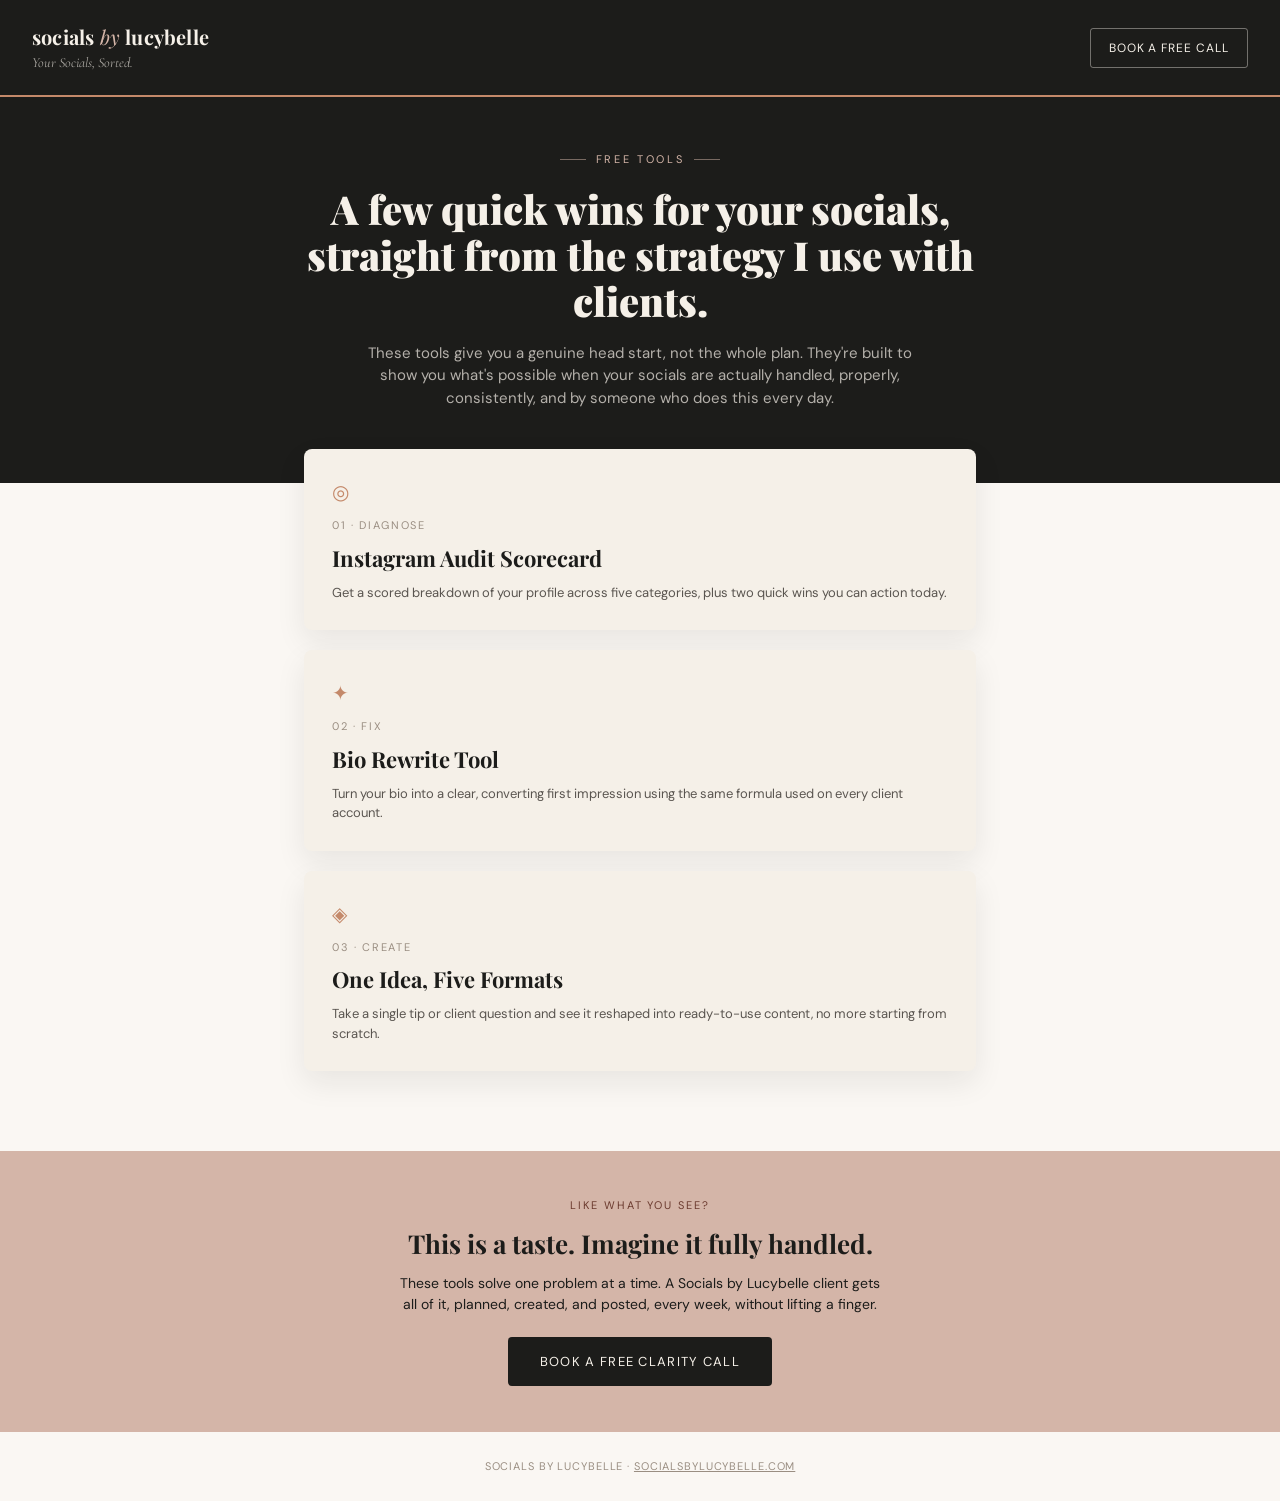
<file: index.html>
<!DOCTYPE html>
<html lang="en">
<head>
<meta charset="UTF-8">
<meta name="viewport" content="width=device-width, initial-scale=1.0">
<title>Free Tools — Socials by Lucybelle</title>
<meta name="description" content="Free tools from Socials by Lucybelle. Quick, actionable steps to start improving your socials, and a clear next step when you're ready for it to be handled for you.">
<link href="https://fonts.googleapis.com/css2?family=Playfair+Display:ital,wght@0,400;0,700;0,900;1,400&family=Cormorant+Garamond:ital,wght@0,300;0,400;1,300;1,400&family=DM+Sans:wght@300;400;500&display=swap" rel="stylesheet">
<link rel="stylesheet" href="/assets/style.css">
</head>
<body>

<header class="site-header">
  <div>
    <div class="brand">socials <em>by</em> lucybelle</div>
    <div class="tagline">Your Socials, Sorted.</div>
  </div>
  <a class="header-cta" href="https://calendly.com/lucysedlacek/30min" target="_blank" rel="noopener">Book a Free Call</a>
</header>

<div class="hero">
  <div class="eyebrow">Free Tools</div>
  <h1>A few quick wins for your socials, straight from the strategy I use with clients.</h1>
  <p>These tools give you a genuine head start, not the whole plan. They're built to show you what's possible when your socials are actually handled, properly, consistently, and by someone who does this every day.</p>
</div>

<div class="wrap">
  <div class="tool-grid">
    <a class="tool-card" href="/audit-scorecard.html">
      <span class="tool-glyph">◎</span>
      <div class="tool-eyebrow">01 · Diagnose</div>
      <h3>Instagram Audit Scorecard</h3>
      <p>Get a scored breakdown of your profile across five categories, plus two quick wins you can action today.</p>
    </a>
    <a class="tool-card" href="/bio-rewrite.html">
      <span class="tool-glyph">✦</span>
      <div class="tool-eyebrow">02 · Fix</div>
      <h3>Bio Rewrite Tool</h3>
      <p>Turn your bio into a clear, converting first impression using the same formula used on every client account.</p>
    </a>
    <a class="tool-card" href="/five-format.html">
      <span class="tool-glyph">◈</span>
      <div class="tool-eyebrow">03 · Create</div>
      <h3>One Idea, Five Formats</h3>
      <p>Take a single tip or client question and see it reshaped into ready-to-use content, no more starting from scratch.</p>
    </a>
  </div>
</div>

<div class="cta-banner">
  <div class="cta-eyebrow">Like what you see?</div>
  <h2>This is a taste. Imagine it fully handled.</h2>
  <p>These tools solve one problem at a time. A Socials by Lucybelle client gets all of it, planned, created, and posted, every week, without lifting a finger.</p>
  <a class="cta-btn" href="https://calendly.com/lucysedlacek/30min" target="_blank" rel="noopener">Book a Free Clarity Call</a>
</div>

<footer>Socials by Lucybelle &middot; <a href="https://socialsbylucybelle.com" target="_blank" rel="noopener">socialsbylucybelle.com</a></footer>

</body>
</html>
</file>
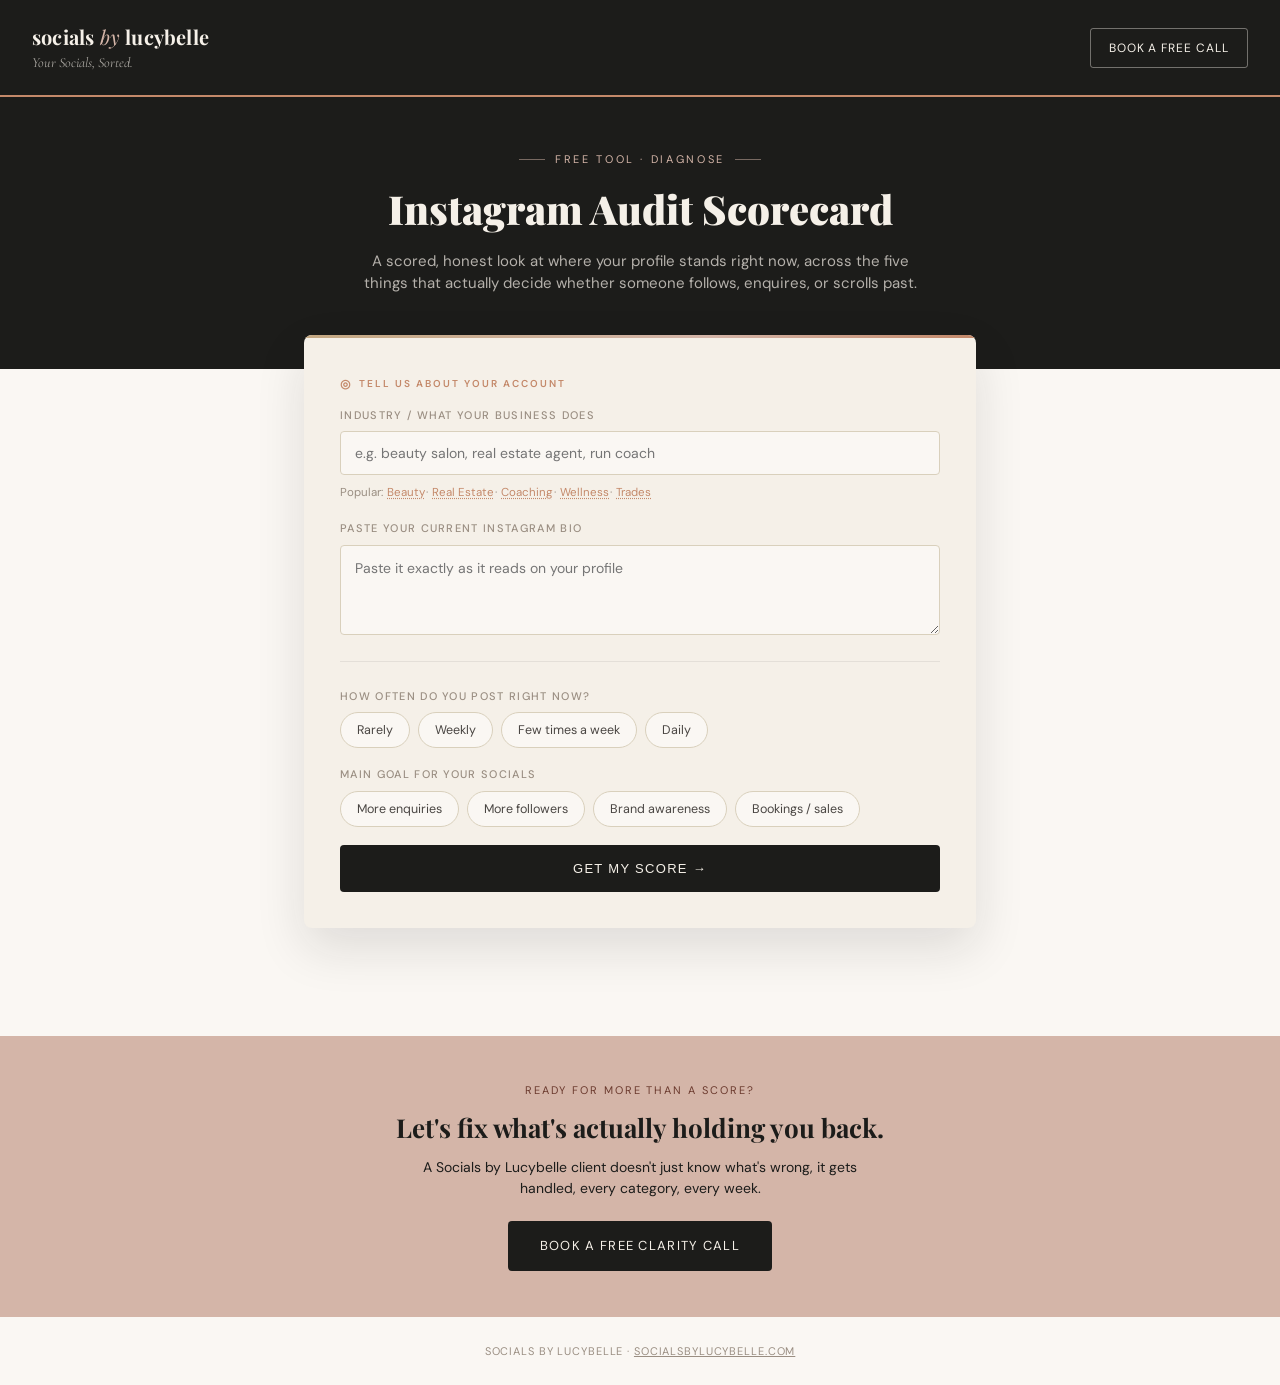
<file: audit-scorecard.html>
<!DOCTYPE html>
<html lang="en">
<head>
<meta charset="UTF-8">
<meta name="viewport" content="width=device-width, initial-scale=1.0">
<title>Instagram Audit Scorecard — Socials by Lucybelle</title>
<link href="https://fonts.googleapis.com/css2?family=Playfair+Display:ital,wght@0,400;0,700;0,900;1,400&family=Cormorant+Garamond:ital,wght@0,300;0,400;1,300;1,400&family=DM+Sans:wght@300;400;500&display=swap" rel="stylesheet">
<link rel="stylesheet" href="/assets/style.css">
</head>
<body>

<header class="site-header">
  <a href="/index.html" style="text-decoration:none;color:inherit;">
    <div class="brand">socials <em>by</em> lucybelle</div>
    <div class="tagline">Your Socials, Sorted.</div>
  </a>
  <a class="header-cta" href="https://calendly.com/lucysedlacek/30min" target="_blank" rel="noopener">Book a Free Call</a>
</header>

<div class="hero">
  <div class="eyebrow">Free Tool · Diagnose</div>
  <h1>Instagram Audit Scorecard</h1>
  <p>A scored, honest look at where your profile stands right now, across the five things that actually decide whether someone follows, enquires, or scrolls past.</p>
</div>

<div class="wrap">
  <div class="card">
    <div class="eyebrow-mini"><span class="glyph">◎</span>Tell us about your account</div>
    <div class="field">
      <label>Industry / what your business does</label>
      <input type="text" id="industry" placeholder="e.g. beauty salon, real estate agent, run coach">
      <div class="chip-hint" data-target="industry">Popular:
        <button type="button" class="chip-pick">Beauty</button>·
        <button type="button" class="chip-pick">Real Estate</button>·
        <button type="button" class="chip-pick">Coaching</button>·
        <button type="button" class="chip-pick">Wellness</button>·
        <button type="button" class="chip-pick">Trades</button>
      </div>
    </div>
    <div class="field"><label>Paste your current Instagram bio</label><textarea id="bio" placeholder="Paste it exactly as it reads on your profile"></textarea></div>

    <hr class="divider-line">

    <div class="field">
      <label>How often do you post right now?</label>
      <div class="pill-group" data-target="postingFrequency">
        <button type="button" class="pill-option" data-value="Rarely, whenever I remember">Rarely</button>
        <button type="button" class="pill-option" data-value="Once a week">Weekly</button>
        <button type="button" class="pill-option" data-value="A few times a week">Few times a week</button>
        <button type="button" class="pill-option" data-value="Daily">Daily</button>
      </div>
      <input type="hidden" id="postingFrequency">
    </div>
    <div class="field">
      <label>Main goal for your socials</label>
      <div class="pill-group" data-target="businessGoal">
        <button type="button" class="pill-option" data-value="More enquiries">More enquiries</button>
        <button type="button" class="pill-option" data-value="More followers">More followers</button>
        <button type="button" class="pill-option" data-value="Brand awareness">Brand awareness</button>
        <button type="button" class="pill-option" data-value="Bookings / sales">Bookings / sales</button>
      </div>
      <input type="hidden" id="businessGoal">
    </div>

    <div class="error-msg" id="errMsg"></div>
    <button class="generate-btn" id="genBtn" onclick="runAudit()">Get My Score →</button>

    <div class="loading-state" id="loadingState">
      <div class="loading-title">Scoring your profile…</div>
      <div class="loading-dots"><span></span><span></span><span></span></div>
    </div>
  </div>

  <div class="results" id="results">
    <div class="card">
      <div class="score-hero">
        <div class="score-number" id="scoreNumber">–</div>
        <div class="score-outof">out of 100</div>
        <div class="score-grade" id="scoreGrade">–</div>
        <div class="score-accent-line"></div>
      </div>
      <div id="categories" style="margin-top:20px;"></div>
    </div>
    <div class="card">
      <div class="result-eyebrow"><span class="glyph">✦</span>Two quick wins, starting today</div>
      <div id="quickWins"></div>
    </div>
    <div class="locked-block">
      <div class="lock-title" id="lockedTeaser"></div>
      <p>This score shows you where things stand. The full growth strategy, the content plan, and the fix for every category above, is what a Clarity Call is for.</p>
      <a class="cta-btn" href="https://calendly.com/lucysedlacek/30min" target="_blank" rel="noopener">Book a Free Clarity Call</a>
    </div>
  </div>
</div>

<div class="cta-banner">
  <div class="cta-eyebrow">Ready for more than a score?</div>
  <h2>Let's fix what's actually holding you back.</h2>
  <p>A Socials by Lucybelle client doesn't just know what's wrong, it gets handled, every category, every week.</p>
  <a class="cta-btn" href="https://calendly.com/lucysedlacek/30min" target="_blank" rel="noopener">Book a Free Clarity Call</a>
</div>

<footer>Socials by Lucybelle &middot; <a href="https://socialsbylucybelle.com" target="_blank" rel="noopener">socialsbylucybelle.com</a></footer>

<script src="/assets/common.js"></script>
<script>
async function runAudit() {
  const errEl = document.getElementById('errMsg');
  errEl.classList.remove('show');
  const industry = document.getElementById('industry').value.trim();
  const bio = document.getElementById('bio').value.trim();
  const postingFrequency = document.getElementById('postingFrequency').value.trim();
  const businessGoal = document.getElementById('businessGoal').value.trim();

  if (!bio) { errEl.textContent = 'Please paste your bio so the audit has something to score.'; errEl.classList.add('show'); return; }

  const btn = document.getElementById('genBtn');
  const loadingEl = document.getElementById('loadingState');
  btn.disabled = true; btn.textContent = 'Scoring…';
  loadingEl.classList.add('show');

  try {
    const res = await fetch('/api/generate', {
      method: 'POST',
      headers: { 'Content-Type': 'application/json' },
      body: JSON.stringify({ tool: 'audit', industry, bio, postingFrequency, businessGoal })
    });
    const data = await res.json();
    if (data.error) throw new Error(data.error);
    renderResults(data);
  } catch (err) {
    errEl.textContent = 'Something went wrong generating your score. Please try again in a moment.';
    errEl.classList.add('show');
    console.error(err);
  }
  loadingEl.classList.remove('show');
  btn.disabled = false; btn.textContent = 'Get My Score →';
}

function renderResults(d) {
  document.getElementById('scoreNumber').textContent = d.overall_score;
  document.getElementById('scoreGrade').textContent = d.grade;

  const catEl = document.getElementById('categories');
  catEl.innerHTML = (d.categories || []).map(c => `
    <div class="category-row">
      <div class="category-name">${escapeHtml(c.name)}</div>
      <div class="category-bar-wrap"><div class="category-bar" style="width:${c.score * 10}%"></div></div>
      <div class="category-score">${c.score}/10</div>
    </div>
    <div style="font-size:12px;color:#8A8078;padding-bottom:10px;">${escapeHtml(c.note)}</div>
  `).join('');

  const winsEl = document.getElementById('quickWins');
  winsEl.innerHTML = (d.quick_wins || []).map((w, i) => `
    <div class="result-block"><div class="result-text"><strong>${i + 1}.</strong> ${escapeHtml(w)}</div></div>
  `).join('');

  document.getElementById('lockedTeaser').textContent = d.locked_teaser || '';
  document.getElementById('results').classList.add('show');
  document.getElementById('results').scrollIntoView({ behavior: 'smooth', block: 'start' });
}

function escapeHtml(str) {
  if (!str) return '';
  return String(str).replace(/&/g, '&amp;').replace(/</g, '&lt;').replace(/>/g, '&gt;');
}
</script>
</body>
</html>
</file>
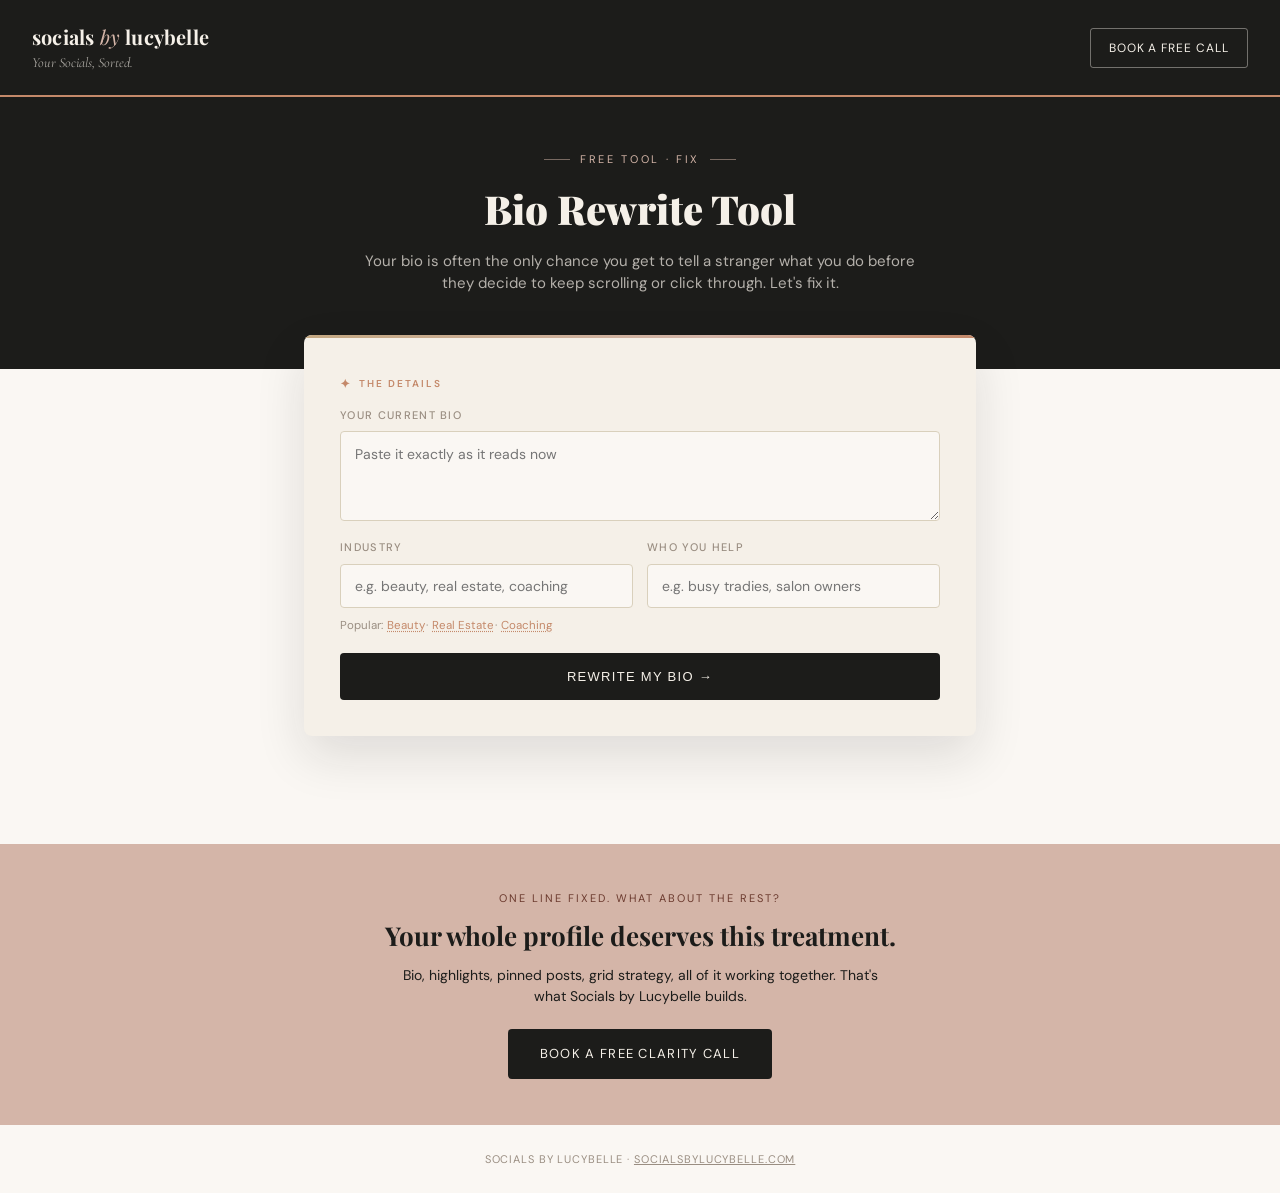
<file: bio-rewrite.html>
<!DOCTYPE html>
<html lang="en">
<head>
<meta charset="UTF-8">
<meta name="viewport" content="width=device-width, initial-scale=1.0">
<title>Bio Rewrite Tool — Socials by Lucybelle</title>
<link href="https://fonts.googleapis.com/css2?family=Playfair+Display:ital,wght@0,400;0,700;0,900;1,400&family=Cormorant+Garamond:ital,wght@0,300;0,400;1,300;1,400&family=DM+Sans:wght@300;400;500&display=swap" rel="stylesheet">
<link rel="stylesheet" href="/assets/style.css">
</head>
<body>

<header class="site-header">
  <a href="/index.html" style="text-decoration:none;color:inherit;">
    <div class="brand">socials <em>by</em> lucybelle</div>
    <div class="tagline">Your Socials, Sorted.</div>
  </a>
  <a class="header-cta" href="https://calendly.com/lucysedlacek/30min" target="_blank" rel="noopener">Book a Free Call</a>
</header>

<div class="hero">
  <div class="eyebrow">Free Tool · Fix</div>
  <h1>Bio Rewrite Tool</h1>
  <p>Your bio is often the only chance you get to tell a stranger what you do before they decide to keep scrolling or click through. Let's fix it.</p>
</div>

<div class="wrap">
  <div class="card">
    <div class="eyebrow-mini"><span class="glyph">✦</span>The details</div>
    <div class="field"><label>Your current bio</label><textarea id="currentBio" placeholder="Paste it exactly as it reads now"></textarea></div>
    <div class="grid-2">
      <div class="field">
        <label>Industry</label>
        <input type="text" id="industry" placeholder="e.g. beauty, real estate, coaching">
        <div class="chip-hint" data-target="industry">Popular:
          <button type="button" class="chip-pick">Beauty</button>·
          <button type="button" class="chip-pick">Real Estate</button>·
          <button type="button" class="chip-pick">Coaching</button>
        </div>
      </div>
      <div class="field"><label>Who you help</label><input type="text" id="whoTheyHelp" placeholder="e.g. busy tradies, salon owners"></div>
    </div>
    <div class="error-msg" id="errMsg"></div>
    <button class="generate-btn" id="genBtn" onclick="runRewrite()">Rewrite My Bio →</button>

    <div class="loading-state" id="loadingState">
      <div class="loading-title">Rewriting your bio…</div>
      <div class="loading-dots"><span></span><span></span><span></span></div>
    </div>
  </div>

  <div class="results" id="results">
    <div class="card">
      <div class="result-eyebrow"><span class="glyph">✦</span>Your rewritten bio</div>
      <div class="result-block"><button class="btn-copy" onclick="copyText('rewrittenBio')">Copy</button><div class="result-text" id="rewrittenBio"></div></div>
      <div class="result-eyebrow"><span class="glyph">◇</span>Why this works</div>
      <div class="result-block"><div class="result-text serif-italic" id="whyItWorks"></div></div>
    </div>
    <div class="locked-block">
      <div class="lock-title" id="lockedTeaser"></div>
      <p>One good line is a start. A fully optimised profile, bio, highlights, pinned posts, and link, is what gets built for every client.</p>
      <a class="cta-btn" href="https://calendly.com/lucysedlacek/30min" target="_blank" rel="noopener">Book a Free Clarity Call</a>
    </div>
  </div>
</div>

<div class="cta-banner">
  <div class="cta-eyebrow">One line fixed. What about the rest?</div>
  <h2>Your whole profile deserves this treatment.</h2>
  <p>Bio, highlights, pinned posts, grid strategy, all of it working together. That's what Socials by Lucybelle builds.</p>
  <a class="cta-btn" href="https://calendly.com/lucysedlacek/30min" target="_blank" rel="noopener">Book a Free Clarity Call</a>
</div>

<footer>Socials by Lucybelle &middot; <a href="https://socialsbylucybelle.com" target="_blank" rel="noopener">socialsbylucybelle.com</a></footer>

<script src="/assets/common.js"></script>
<script>
async function runRewrite() {
  const errEl = document.getElementById('errMsg');
  errEl.classList.remove('show');
  const currentBio = document.getElementById('currentBio').value.trim();
  const industry = document.getElementById('industry').value.trim();
  const whoTheyHelp = document.getElementById('whoTheyHelp').value.trim();

  if (!currentBio) { errEl.textContent = 'Please paste your current bio first.'; errEl.classList.add('show'); return; }

  const btn = document.getElementById('genBtn');
  const loadingEl = document.getElementById('loadingState');
  btn.disabled = true; btn.textContent = 'Rewriting…';
  loadingEl.classList.add('show');

  try {
    const res = await fetch('/api/generate', {
      method: 'POST',
      headers: { 'Content-Type': 'application/json' },
      body: JSON.stringify({ tool: 'bio', currentBio, industry, whoTheyHelp })
    });
    const data = await res.json();
    if (data.error) throw new Error(data.error);
    document.getElementById('rewrittenBio').textContent = data.rewritten_bio || '';
    document.getElementById('whyItWorks').textContent = data.why_it_works || '';
    document.getElementById('lockedTeaser').textContent = data.locked_teaser || '';
    document.getElementById('results').classList.add('show');
    document.getElementById('results').scrollIntoView({ behavior: 'smooth', block: 'start' });
  } catch (err) {
    errEl.textContent = 'Something went wrong rewriting your bio. Please try again in a moment.';
    errEl.classList.add('show');
    console.error(err);
  }
  loadingEl.classList.remove('show');
  btn.disabled = false; btn.textContent = 'Rewrite My Bio →';
}

function copyText(id) {
  const text = document.getElementById(id).textContent;
  navigator.clipboard.writeText(text).then(() => {
    const btn = event.target;
    const orig = btn.textContent;
    btn.textContent = 'Copied!';
    setTimeout(() => btn.textContent = orig, 1500);
  });
}
</script>
</body>
</html>
</file>
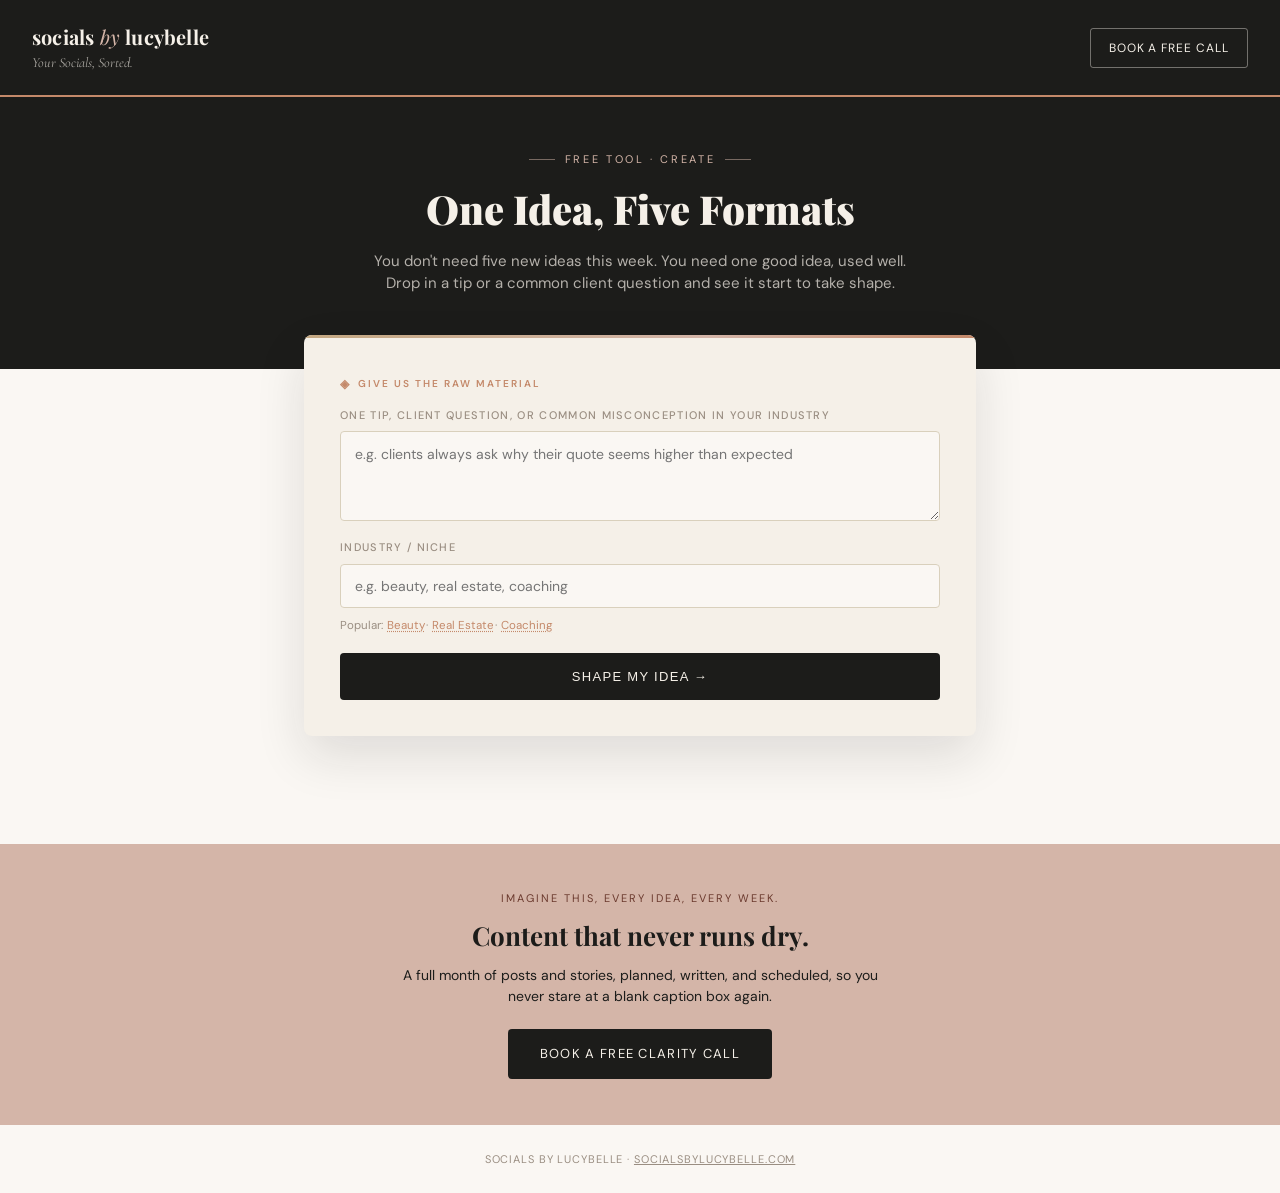
<file: five-format.html>
<!DOCTYPE html>
<html lang="en">
<head>
<meta charset="UTF-8">
<meta name="viewport" content="width=device-width, initial-scale=1.0">
<title>One Idea, Five Formats — Socials by Lucybelle</title>
<link href="https://fonts.googleapis.com/css2?family=Playfair+Display:ital,wght@0,400;0,700;0,900;1,400&family=Cormorant+Garamond:ital,wght@0,300;0,400;1,300;1,400&family=DM+Sans:wght@300;400;500&display=swap" rel="stylesheet">
<link rel="stylesheet" href="/assets/style.css">
</head>
<body>

<header class="site-header">
  <a href="/index.html" style="text-decoration:none;color:inherit;">
    <div class="brand">socials <em>by</em> lucybelle</div>
    <div class="tagline">Your Socials, Sorted.</div>
  </a>
  <a class="header-cta" href="https://calendly.com/lucysedlacek/30min" target="_blank" rel="noopener">Book a Free Call</a>
</header>

<div class="hero">
  <div class="eyebrow">Free Tool · Create</div>
  <h1>One Idea, Five Formats</h1>
  <p>You don't need five new ideas this week. You need one good idea, used well. Drop in a tip or a common client question and see it start to take shape.</p>
</div>

<div class="wrap">
  <div class="card">
    <div class="eyebrow-mini"><span class="glyph">◈</span>Give us the raw material</div>
    <div class="field"><label>One tip, client question, or common misconception in your industry</label><textarea id="oneIdea" placeholder="e.g. clients always ask why their quote seems higher than expected"></textarea></div>
    <div class="field">
      <label>Industry / niche</label>
      <input type="text" id="industry" placeholder="e.g. beauty, real estate, coaching">
      <div class="chip-hint" data-target="industry">Popular:
        <button type="button" class="chip-pick">Beauty</button>·
        <button type="button" class="chip-pick">Real Estate</button>·
        <button type="button" class="chip-pick">Coaching</button>
      </div>
    </div>
    <div class="error-msg" id="errMsg"></div>
    <button class="generate-btn" id="genBtn" onclick="runFive()">Shape My Idea →</button>

    <div class="loading-state" id="loadingState">
      <div class="loading-title">Shaping your content…</div>
      <div class="loading-dots"><span></span><span></span><span></span></div>
    </div>
  </div>

  <div class="results" id="results">
    <div class="card">
      <div class="result-eyebrow"><span class="glyph">✦</span>Your caption</div>
      <div class="result-block"><button class="btn-copy" onclick="copyText('caption')">Copy</button><div class="result-text" id="caption"></div></div>
      <div class="result-eyebrow"><span class="glyph">◈</span>Your carousel outline</div>
      <div class="result-block"><button class="btn-copy" onclick="copyText('carouselOutline')">Copy</button><div class="result-text" id="carouselOutline"></div></div>
    </div>
    <div class="card">
      <div class="result-eyebrow"><span class="glyph">◇</span>And this same idea also becomes...</div>
      <div id="teasedFormats"></div>
    </div>
    <div class="locked-block">
      <div class="lock-title" id="lockedTeaser"></div>
      <p>Two formats down, three fully written formats to go, every week, for every idea. That's the system a Socials by Lucybelle client never has to think about.</p>
      <a class="cta-btn" href="https://calendly.com/lucysedlacek/30min" target="_blank" rel="noopener">Book a Free Clarity Call</a>
    </div>
  </div>
</div>

<div class="cta-banner">
  <div class="cta-eyebrow">Imagine this, every idea, every week.</div>
  <h2>Content that never runs dry.</h2>
  <p>A full month of posts and stories, planned, written, and scheduled, so you never stare at a blank caption box again.</p>
  <a class="cta-btn" href="https://calendly.com/lucysedlacek/30min" target="_blank" rel="noopener">Book a Free Clarity Call</a>
</div>

<footer>Socials by Lucybelle &middot; <a href="https://socialsbylucybelle.com" target="_blank" rel="noopener">socialsbylucybelle.com</a></footer>

<script src="/assets/common.js"></script>
<script>
async function runFive() {
  const errEl = document.getElementById('errMsg');
  errEl.classList.remove('show');
  const oneIdea = document.getElementById('oneIdea').value.trim();
  const industry = document.getElementById('industry').value.trim();

  if (!oneIdea) { errEl.textContent = 'Please add a tip or question to shape into content.'; errEl.classList.add('show'); return; }

  const btn = document.getElementById('genBtn');
  const loadingEl = document.getElementById('loadingState');
  btn.disabled = true; btn.textContent = 'Shaping…';
  loadingEl.classList.add('show');

  try {
    const res = await fetch('/api/generate', {
      method: 'POST',
      headers: { 'Content-Type': 'application/json' },
      body: JSON.stringify({ tool: 'five', oneIdea, industry })
    });
    const data = await res.json();
    if (data.error) throw new Error(data.error);
    document.getElementById('caption').textContent = data.caption || '';
    document.getElementById('carouselOutline').textContent = data.carousel_outline || '';
    document.getElementById('teasedFormats').innerHTML = (data.teased_formats || []).map(t =>
      `<div class="result-block"><div class="result-text serif-italic">◇ ${escapeHtml(t)}</div></div>`
    ).join('');
    document.getElementById('lockedTeaser').textContent = data.locked_teaser || '';
    document.getElementById('results').classList.add('show');
    document.getElementById('results').scrollIntoView({ behavior: 'smooth', block: 'start' });
  } catch (err) {
    errEl.textContent = 'Something went wrong shaping your content. Please try again in a moment.';
    errEl.classList.add('show');
    console.error(err);
  }
  loadingEl.classList.remove('show');
  btn.disabled = false; btn.textContent = 'Shape My Idea →';
}

function copyText(id) {
  const text = document.getElementById(id).textContent;
  navigator.clipboard.writeText(text).then(() => {
    const btn = event.target;
    const orig = btn.textContent;
    btn.textContent = 'Copied!';
    setTimeout(() => btn.textContent = orig, 1500);
  });
}
function escapeHtml(str) {
  if (!str) return '';
  return String(str).replace(/&/g, '&amp;').replace(/</g, '&lt;').replace(/>/g, '&gt;');
}
</script>
</body>
</html>
</file>
<file: assets/style.css>
* { margin: 0; padding: 0; box-sizing: border-box; }
:root {
  --cream: #F5F0E8;
  --cream-dark: #EDE6D8;
  --cream-border: #D9D0BC;
  --charcoal: #1C1C1A;
  --charcoal-mid: #4A4643;
  --stone: #9A8E82;
  --blush: #D4B5A8;
  --blush-deep: #C4896A;
  --warm-white: #FAF7F3;
  --accent: #C4A882;
}
body {
  font-family: 'DM Sans', -apple-system, sans-serif;
  background: var(--warm-white);
  color: var(--charcoal);
  min-height: 100vh;
  line-height: 1.5;
}
a { color: inherit; }

/* ---- Header ---- */
.site-header {
  background: var(--charcoal);
  color: var(--cream);
  padding: 22px 32px;
  display: flex;
  align-items: center;
  justify-content: space-between;
  border-bottom: 2px solid var(--blush-deep);
}
.brand {
  font-family: 'Playfair Display', serif;
  font-size: 20px;
  font-weight: 700;
  letter-spacing: 0.01em;
}
.brand em { font-style: italic; font-weight: 400; color: var(--blush); }
.tagline {
  font-family: 'Cormorant Garamond', serif;
  font-style: italic;
  font-size: 14px;
  color: rgba(245,240,232,0.65);
}
.header-cta {
  border: 1px solid rgba(245,240,232,0.4);
  color: var(--cream);
  text-decoration: none;
  font-size: 12px;
  letter-spacing: 0.08em;
  text-transform: uppercase;
  padding: 10px 18px;
  border-radius: 3px;
  transition: all 0.2s;
  white-space: nowrap;
}
.header-cta:hover { background: var(--cream); color: var(--charcoal); }

/* ---- Hero ---- */
.hero {
  background: var(--charcoal);
  color: var(--cream);
  padding: 54px 32px 74px;
  text-align: center;
  position: relative;
}
.hero .eyebrow {
  font-size: 11px;
  letter-spacing: 0.24em;
  text-transform: uppercase;
  color: var(--blush);
  margin-bottom: 18px;
  display: flex;
  align-items: center;
  justify-content: center;
  gap: 10px;
}
.hero .eyebrow::before,
.hero .eyebrow::after {
  content: '';
  width: 26px;
  height: 1px;
  background: rgba(212,181,168,0.5);
}
.hero h1 {
  font-family: 'Playfair Display', serif;
  font-weight: 900;
  font-size: 40px;
  line-height: 1.15;
  max-width: 720px;
  margin: 0 auto 18px;
}
.hero p {
  max-width: 560px;
  margin: 0 auto;
  color: rgba(245,240,232,0.7);
  font-size: 15px;
}

/* ---- Main container ---- */
.wrap { max-width: 720px; margin: -34px auto 0; padding: 0 24px 80px; position: relative; }

.card {
  position: relative;
  background: var(--cream);
  border-radius: 8px;
  padding: 40px 36px 36px;
  box-shadow: 0 20px 50px rgba(28,28,26,0.12);
  margin-bottom: 28px;
  overflow: hidden;
}
.card::before {
  content: '';
  position: absolute;
  top: 0; left: 0; right: 0;
  height: 3px;
  background: linear-gradient(90deg, var(--accent), var(--blush) 60%, var(--blush-deep));
}

.eyebrow-mini {
  font-family: 'DM Sans', sans-serif;
  font-size: 10px;
  letter-spacing: 0.2em;
  text-transform: uppercase;
  color: var(--blush-deep);
  font-weight: 600;
  margin-bottom: 14px;
  display: flex;
  align-items: center;
  gap: 7px;
}
.eyebrow-mini .glyph { font-size: 12px; }

.field { display: flex; flex-direction: column; margin-bottom: 18px; }
label { font-size: 11px; letter-spacing: 0.12em; text-transform: uppercase; color: var(--stone); margin-bottom: 8px; font-weight: 500; }
textarea, input[type=text], select {
  width: 100%;
  background: var(--warm-white);
  border: 1.5px solid var(--cream-border);
  border-radius: 4px;
  padding: 12px 14px;
  font-family: 'DM Sans', sans-serif;
  font-size: 14px;
  color: var(--charcoal);
  outline: none;
  resize: vertical;
  transition: border-color 0.18s ease;
}
textarea:focus, input:focus, select:focus { border-color: var(--accent); }
textarea { min-height: 90px; line-height: 1.55; }
.grid-2 { display: grid; grid-template-columns: 1fr 1fr; gap: 14px; }

/* ---- Pill selector groups (finite-choice fields) ---- */
.pill-group { display: flex; flex-wrap: wrap; gap: 8px; }
.pill-option {
  padding: 9px 16px;
  border: 1.5px solid var(--cream-border);
  border-radius: 100px;
  font-family: 'DM Sans', sans-serif;
  font-size: 12.5px;
  color: var(--charcoal-mid);
  background: var(--warm-white);
  cursor: pointer;
  transition: all 0.18s ease;
  font-weight: 400;
}
.pill-option:hover { border-color: var(--accent); }
.pill-option.active { background: var(--charcoal); color: var(--cream); border-color: var(--charcoal); font-weight: 500; }

/* ---- Quick-pick chips that fill a text field ---- */
.chip-hint { font-size: 11.5px; color: var(--stone); margin-top: 9px; line-height: 1.6; }
.chip-hint .chip-pick {
  background: none; border: none; padding: 0; margin: 0 1px;
  color: var(--blush-deep); text-decoration: underline; text-decoration-style: dotted; text-underline-offset: 2px;
  cursor: pointer; font-family: inherit; font-size: 11.5px;
}
.chip-hint .chip-pick:hover { color: var(--charcoal); }

.divider-line { border: none; border-top: 1px solid rgba(28,28,26,0.08); margin: 26px 0; }

.generate-btn {
  width: 100%;
  background: var(--charcoal);
  color: var(--cream);
  border: none;
  border-radius: 4px;
  padding: 16px 24px;
  font-size: 13px;
  letter-spacing: 0.1em;
  text-transform: uppercase;
  cursor: pointer;
  font-weight: 500;
  transition: opacity 0.2s;
}
.generate-btn:hover { opacity: 0.85; }
.generate-btn:disabled { opacity: 0.4; cursor: not-allowed; }

.spinner { display: inline-block; width: 13px; height: 13px; border: 2px solid rgba(245,240,232,0.4); border-top-color: var(--cream); border-radius: 50%; animation: spin 0.7s linear infinite; vertical-align: -2px; margin-right: 8px; }
@keyframes spin { to { transform: rotate(360deg); } }

/* ---- Elegant loading state (replaces plain spinner for the "thinking" moment) ---- */
.loading-state { display: none; text-align: center; padding: 26px 0 6px; }
.loading-state.show { display: block; }
.loading-state .loading-title {
  font-family: 'Cormorant Garamond', serif;
  font-style: italic;
  font-size: 19px;
  color: var(--charcoal);
  margin-bottom: 14px;
}
.loading-dots { display: flex; gap: 7px; justify-content: center; }
.loading-dots span {
  width: 7px; height: 7px; border-radius: 50%; background: var(--blush-deep);
  animation: pulseDot 1.2s ease-in-out infinite;
}
.loading-dots span:nth-child(2) { animation-delay: 0.2s; }
.loading-dots span:nth-child(3) { animation-delay: 0.4s; }
@keyframes pulseDot { 0%, 100% { opacity: 0.3; transform: scale(0.8); } 50% { opacity: 1; transform: scale(1); } }

.error-msg { color: #A0522D; font-size: 13px; padding: 12px; background: #FDF0E8; border-radius: 4px; border: 1px solid #D4A080; display: none; margin-bottom: 14px; }
.error-msg.show { display: block; }

/* ---- Results ---- */
.results { display: none; }
.results.show { display: block; }

.result-eyebrow {
  display: flex;
  align-items: center;
  gap: 8px;
  font-family: 'DM Sans', sans-serif;
  font-size: 10px;
  letter-spacing: 0.2em;
  text-transform: uppercase;
  color: var(--blush-deep);
  font-weight: 600;
  margin: 26px 0 10px;
}
.result-eyebrow:first-child { margin-top: 0; }
.result-eyebrow .glyph { font-size: 12px; color: var(--blush-deep); }

.score-hero { text-align: center; padding: 30px 20px 10px; }
.score-number { font-family: 'Playfair Display', serif; font-size: 64px; font-weight: 900; line-height: 1; }
.score-outof { font-size: 15px; color: var(--stone); margin-top: 4px; }
.score-grade { display: inline-block; margin-top: 14px; padding: 6px 18px; border-radius: 100px; background: var(--charcoal); color: var(--cream); font-size: 12px; letter-spacing: 0.1em; text-transform: uppercase; }
.score-accent-line { width: 44px; height: 2px; background: var(--blush-deep); margin: 18px auto 0; }

.category-row { display: flex; align-items: center; justify-content: space-between; padding: 14px 0; border-bottom: 1px solid rgba(28,28,26,0.1); }
.category-row:last-child { border-bottom: none; }
.category-name { font-size: 14px; font-weight: 500; }
.category-bar-wrap { flex: 1; max-width: 200px; height: 6px; background: rgba(28,28,26,0.1); border-radius: 3px; margin: 0 16px; overflow: hidden; }
.category-bar { height: 100%; background: linear-gradient(90deg, var(--accent), var(--blush-deep)); border-radius: 3px; }
.category-score { font-family: 'Cormorant Garamond', serif; font-style: italic; font-size: 16px; width: 40px; text-align: right; }

.result-section-title { font-family: 'Playfair Display', serif; font-size: 18px; font-weight: 700; margin: 26px 0 12px; }
.result-block { position: relative; background: var(--warm-white); border: 1.5px solid var(--cream-border); border-radius: 6px; padding: 16px 18px; margin-bottom: 12px; }
.result-text { font-size: 14px; line-height: 1.7; white-space: pre-wrap; }
.result-text.serif-italic { font-family: 'Cormorant Garamond', serif; font-style: italic; font-size: 16px; color: var(--charcoal-mid); }

.locked-block {
  background: var(--charcoal);
  color: var(--cream);
  border-radius: 6px;
  padding: 28px 26px;
  margin-top: 24px;
  text-align: center;
  position: relative;
  overflow: hidden;
}
.locked-block::before {
  content: '✦';
  display: block;
  font-size: 13px;
  color: var(--blush);
  margin-bottom: 10px;
}
.locked-block .lock-title { font-family: 'Playfair Display', serif; font-style: italic; font-size: 17px; margin-bottom: 8px; }
.locked-block p { font-size: 13px; color: rgba(245,240,232,0.75); margin-bottom: 18px; }

/* ---- CTA banner (persistent, every page) ---- */
.cta-banner {
  background: var(--blush);
  color: var(--charcoal);
  text-align: center;
  padding: 46px 24px;
}
.cta-banner .cta-eyebrow { font-size: 11px; letter-spacing: 0.18em; text-transform: uppercase; color: #6B3A2E; margin-bottom: 10px; }
.cta-banner h2 { font-family: 'Playfair Display', serif; font-size: 26px; margin-bottom: 10px; }
.cta-banner p { font-size: 14px; max-width: 480px; margin: 0 auto 22px; }
.cta-btn {
  display: inline-block;
  background: var(--charcoal);
  color: var(--cream);
  text-decoration: none;
  padding: 15px 32px;
  border-radius: 4px;
  font-size: 13px;
  letter-spacing: 0.1em;
  text-transform: uppercase;
  transition: opacity 0.2s;
}
.cta-btn:hover { opacity: 0.85; }

footer { text-align: center; padding: 26px; font-size: 11px; letter-spacing: 0.08em; text-transform: uppercase; color: var(--stone); background: var(--warm-white); }
footer a { text-decoration: underline; }

.btn-copy {
  font-size: 11px; letter-spacing: 0.08em; text-transform: uppercase; color: var(--charcoal);
  border: 1.5px solid rgba(28,28,26,0.25); background: transparent; border-radius: 3px; padding: 6px 12px; cursor: pointer; float: right;
  font-family: 'DM Sans', sans-serif; transition: all 0.18s ease;
}
.btn-copy:hover { background: var(--charcoal); color: var(--cream); border-color: var(--charcoal); }

/* ---- Tool hub cards (index page) ---- */
.tool-grid { display: grid; gap: 20px; }
.tool-card {
  position: relative;
  background: var(--cream);
  border-radius: 8px;
  padding: 28px;
  text-decoration: none;
  color: var(--charcoal);
  display: block;
  box-shadow: 0 12px 30px rgba(28,28,26,0.08);
  transition: transform 0.15s, box-shadow 0.15s;
  overflow: hidden;
}
.tool-card::before {
  content: '';
  position: absolute;
  top: 0; left: 0; right: 0;
  height: 3px;
  background: linear-gradient(90deg, var(--accent), var(--blush) 60%, var(--blush-deep));
  opacity: 0;
  transition: opacity 0.15s;
}
.tool-card:hover { transform: translateY(-3px); box-shadow: 0 18px 40px rgba(28,28,26,0.14); }
.tool-card:hover::before { opacity: 1; }
.tool-card .tool-glyph { font-size: 20px; color: var(--blush-deep); display: block; margin-bottom: 10px; }
.tool-card .tool-eyebrow { font-size: 11px; letter-spacing: 0.15em; text-transform: uppercase; color: var(--stone); margin-bottom: 8px; }
.tool-card h3 { font-family: 'Playfair Display', serif; font-size: 22px; margin-bottom: 8px; }
.tool-card p { font-size: 13px; color: #5A5550; }

@media (max-width: 640px) {
  .grid-2 { grid-template-columns: 1fr; }
  .hero h1 { font-size: 30px; }
  .site-header { flex-direction: column; gap: 12px; text-align: center; }
}
</file>
